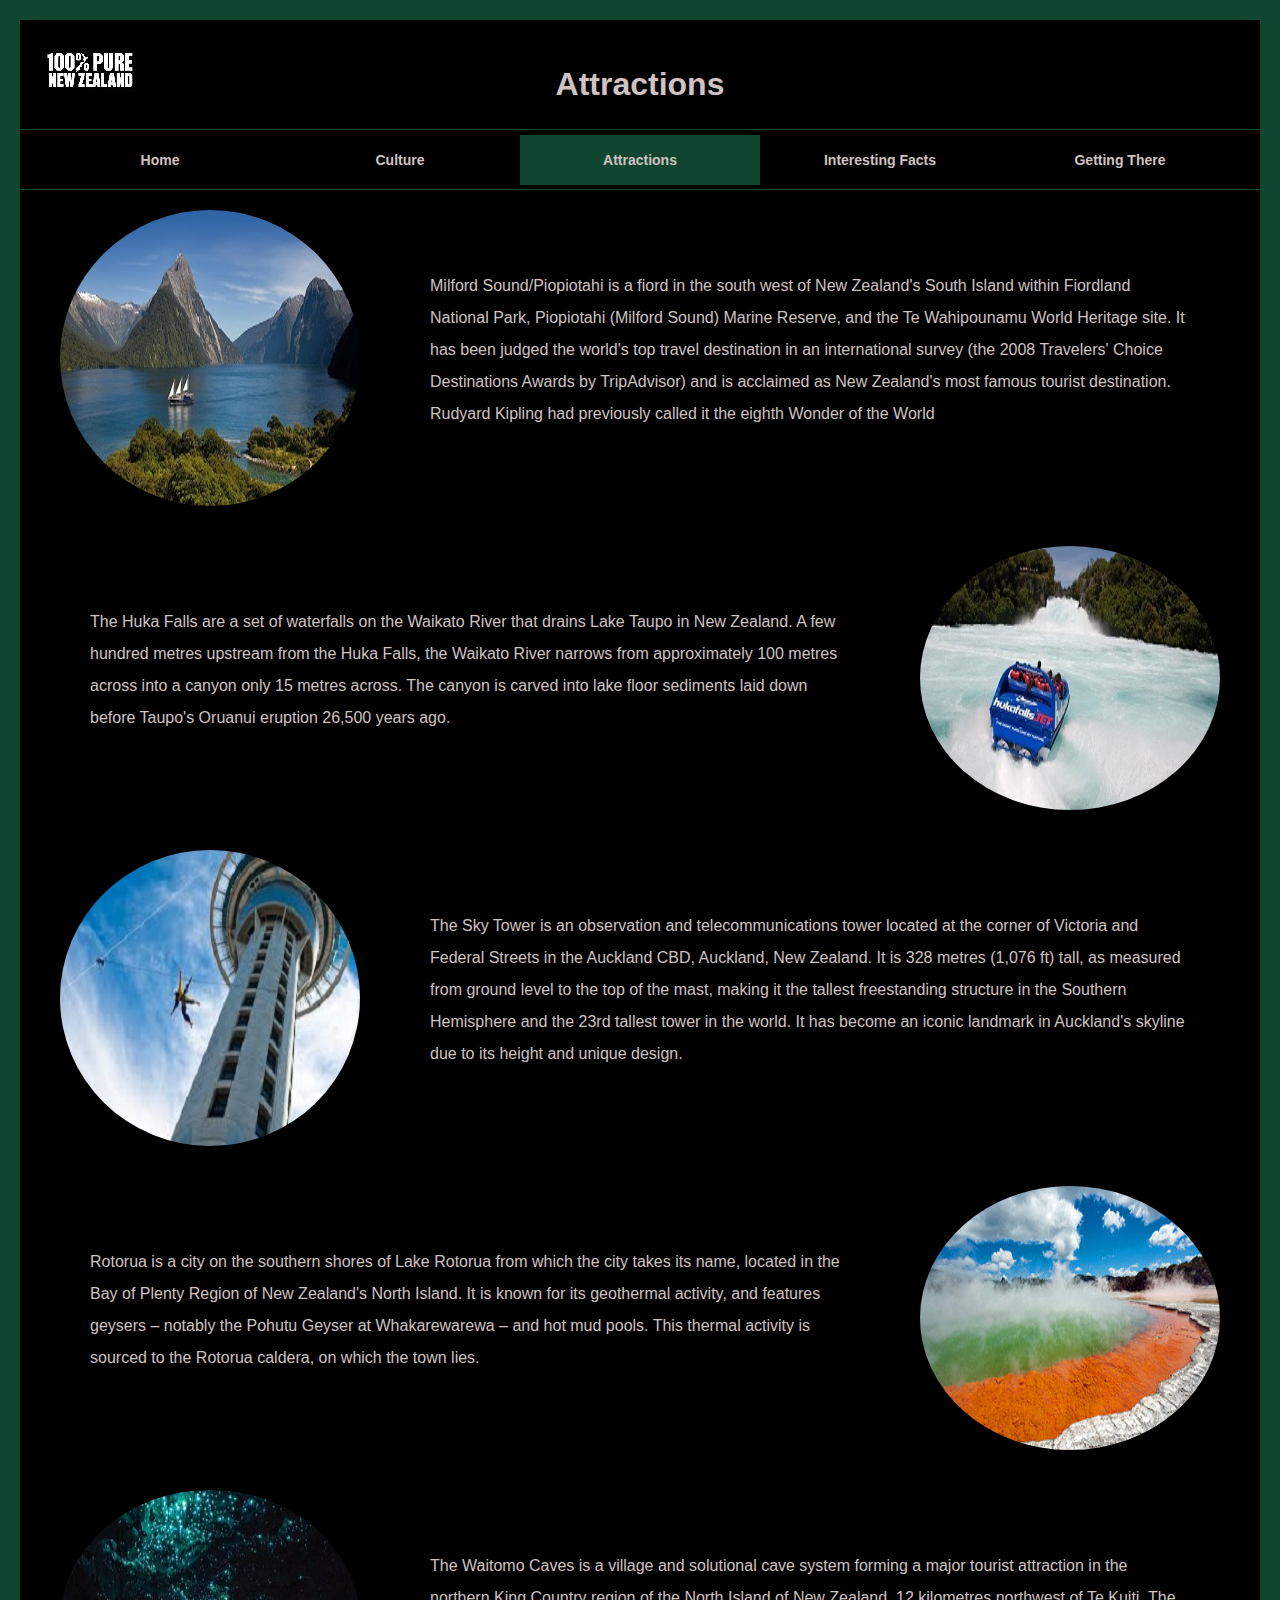
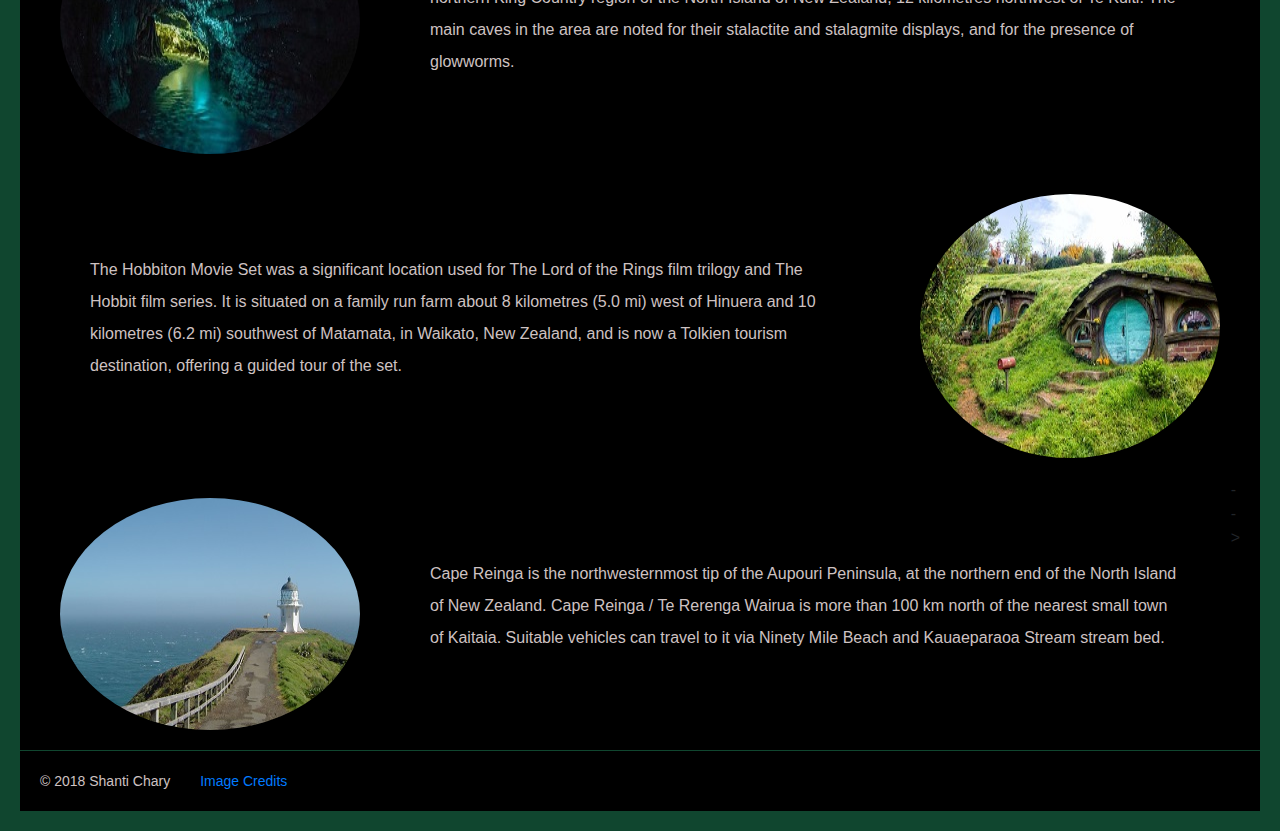
<file: attractions.html>
<!doctype html>
<html>

    <head>
        <!-- Global site tag (gtag.js) - Google Analytics -->
    <script async src="https://www.googletagmanager.com/gtag/js?id=UA-115449630-1"></script>
    <script>
        window.dataLayer = window.dataLayer || [];
        function gtag(){dataLayer.push(arguments);}
        gtag('js', new Date());

        gtag('config', 'UA-115449630-1');
    </script>

        <meta charset="utf-8">
        <link rel="stylesheet" href="./styles/bootstrap-reboot-with-comments.css">
        <link rel="stylesheet" href="styles/style.css">
        <title>Best places to visit in New Zealand, Places to see in New Zealand, Places to go in New Zealand</title>
        <meta name="description" content="New Zealand travel and tourism. Get information on the best places to see and vist in the North and South Island of New Zealand.">
    </head>

    <body>
    <div class="wrapper">

        <div class="header">
            <header>
            <a href="index.html">
                <img src="./images/logo.jpg" alt="New Zeaaland Logo">
            </a> <!-- end of a href -->

            <!-- Main title -->
                <h1 class="sub-title">Attractions</h1>
            </header>
        </div> <!-- end of header -->

        <div class="main-nav">
        <!-- Navigation menu bar -->
            <nav>
                <ul>
                    <li><a href="index.html">Home</a></li>
                    <li><a href="culture.html">Culture</a></li>
                    <li><a class="nav-active" href="attractions.html">Attractions</a></li>
                    <li><a href="facts.html">Interesting Facts</a></li>
                    <li><a href="getting-there.html">Getting There</a></li>
            </ul>
            </nav>
        </div> <!-- end of main-nav -->
        
        <!-- main content -->  
        <div class="attractions-main">
            <div class="attraction">
                <img src="./images/attractions-01.jpg" alt="Milford Sounds, South Island, New Zealand" >
            <p>Milford Sound/Piopiotahi is a fiord in the south west of New Zealand's South Island within Fiordland National Park, Piopiotahi (Milford Sound) Marine Reserve, and the Te Wahipounamu World Heritage site. It has been judged the world's top travel destination in an international survey (the 2008 Travelers' Choice Destinations Awards by TripAdvisor) and is acclaimed as New Zealand's most famous tourist destination. Rudyard Kipling had previously called it the eighth Wonder of the World</p>
            </div>
            <div class="attraction">
            <p>The Huka Falls are a set of waterfalls on the Waikato River that drains Lake Taupo in New Zealand. A few hundred metres upstream from the Huka Falls, the Waikato River narrows from approximately 100 metres across into a canyon only 15 metres across. The canyon is carved into lake floor sediments laid down before Taupo's Oruanui eruption 26,500 years ago.</p>
                <img src="./images/attractions-02.jpg" alt="Huka Falls, North Island, New Zealand" >
            </div>
            <div class="attraction">
                <img src="./images/attractions-03.jpg" alt="Auckland Sky Tower, New Zealand" >
                <p>The Sky Tower is an observation and telecommunications tower located at the corner of Victoria and Federal Streets in the Auckland CBD, Auckland, New Zealand. It is 328 metres (1,076 ft) tall, as measured from ground level to the top of the mast, making it the tallest freestanding structure in the Southern Hemisphere and the 23rd tallest tower in the world. It has become an iconic landmark in Auckland's skyline due to its height and unique design.</p>
            </div>
            <div class="attraction">
                <p>Rotorua is a city on the southern shores of Lake Rotorua from which the city takes its name, located in the Bay of Plenty Region of New Zealand's North Island. It is known for its geothermal activity, and features geysers – notably the Pohutu Geyser at Whakarewarewa – and hot mud pools. This thermal activity is sourced to the Rotorua caldera, on which the town lies.</p>
                <img src="./images/attractions-04.jpg" alt="Rotorua, North Island, New Zealand" >
            </div>
            <div class="attraction">
                <img src="./images/attractions-05.jpg" alt="Waitomo Glow Worm Caves, North Island, New Zealand" >
                <p>The Waitomo Caves is a village and solutional cave system forming a major tourist attraction in the northern King Country region of the North Island of New Zealand, 12 kilometres northwest of Te Kuiti. The main caves in the area are noted for their stalactite and stalagmite displays, and for the presence of glowworms.</p>
            </div>
            <div class="attraction">
                <p>The Hobbiton Movie Set was a significant location used for The Lord of the Rings film trilogy and The Hobbit film series. It is situated on a family run farm about 8 kilometres (5.0 mi) west of Hinuera and 10 kilometres (6.2 mi) southwest of Matamata, in Waikato, New Zealand, and is now a Tolkien tourism destination, offering a guided tour of the set.</p>
                <img src="./images/attractions-06.jpg" alt="Hobbiton, North Island, New Zealand" >
            </div>
            <div class="attraction">
                <img src="./images/attractions-07.jpg" alt="Cape Reinga, North Island, New Zealand" >
                <p>Cape Reinga is the northwesternmost tip of the Aupouri Peninsula, at the northern end of the North Island of New Zealand. Cape Reinga / Te Rerenga Wairua is more than 100 km north of the nearest small town of Kaitaia. Suitable vehicles can travel to it via Ninety Mile Beach and Kauaeparaoa Stream stream bed.</p> -->
            </div>
        </div> <!-- end of attractions-main -->



        <!-- footer -->
        <footer>
            <p>&copy; 2018 Shanti Chary</p>
            <p class="credits"><a href="credits.html">Image Credits</a></p>
    </footer>
    </div> <!-- end of wrapper -->

    </body>
</html>
</file>
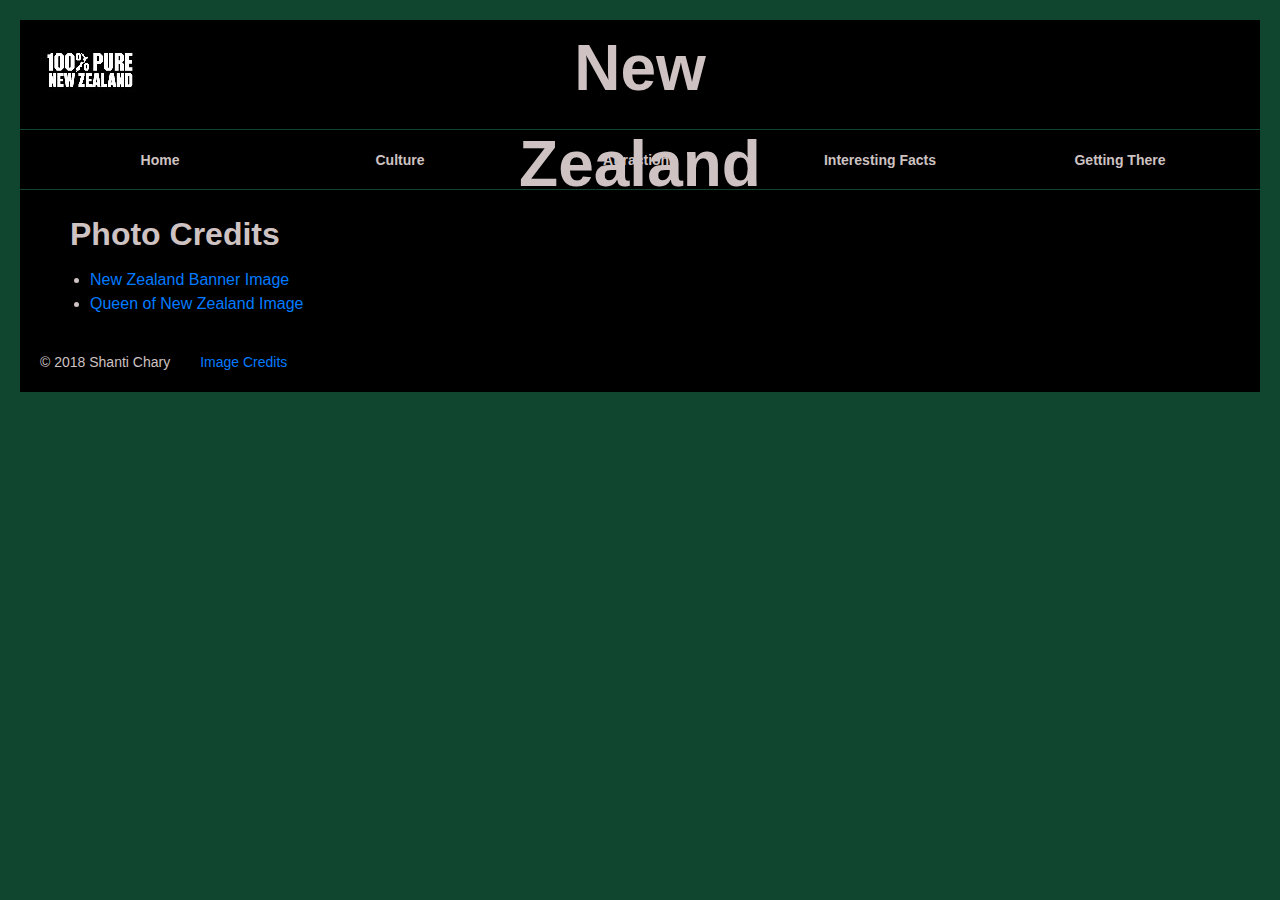
<file: credits.html>
<!doctype html>
<html>

<head>
      <!-- Global site tag (gtag.js) - Google Analytics -->
  <script async src="https://www.googletagmanager.com/gtag/js?id=UA-115449630-1"></script>
  <script>
    window.dataLayer = window.dataLayer || [];
    function gtag(){dataLayer.push(arguments);}
    gtag('js', new Date());

    gtag('config', 'UA-115449630-1');
  </script>

    <meta charset="utf-8">
	<link rel="stylesheet" href="./styles/bootstrap-reboot-with-comments.css">
    <link rel="stylesheet" href="styles/style.css">
    <title>Image Credits - New Zealand</title>
</head>

<body>
<div class="wrapper">

    <div class="header">
        <header>
          <a href="index.html">
              <img src="./images/logo.jpg" alt="New Zeaaland Logo">
          </a> <!-- end of a href -->

	        <!-- Main title -->
	        <h1 class="main-title">New Zealand</h1>
        </header>
    </div> <!-- end of header -->

	<div class="main-nav">
    <!-- Navigation menu bar -->
    <nav>
        <ul>
            <li><a href="index.html">Home</a></li>
            <li><a href="culture.html">Culture</a></li>
            <li><a href="attractions.html">Attractions</a></li>
            <li><a href="facts.html">Interesting Facts</a></li>
            <li><a href="getting-there.html">Getting There</a></li>
        </ul>
    </nav> <!-- end of main-nav -->
   </div>

   <main class="footer-credits">
       <section>
           <article>
               <h1>Photo Credits</h1>
               <ul>
                   <li><a href="https://www.flickr.com/photos/sissonphoto/6254825201">New Zealand Banner Image</a></li>
                   <li><a href="http://monarchy.org.nz/wp-content/uploads/2014/11/Queen-NZ-copyright-owned-by-Royal-Household4.jpg">Queen of New Zealand Image</a></li>
               </ul>
           </article>
       </section>
   </main>

    <!-- footer -->
    <footer>
        <p>&copy; 2018 Shanti Chary</p>
        <p class="credits"><a href="credits.html">Image Credits</a></p>
   </footer>
</div> <!-- end of wrapper -->

</body>
</html>
</file>
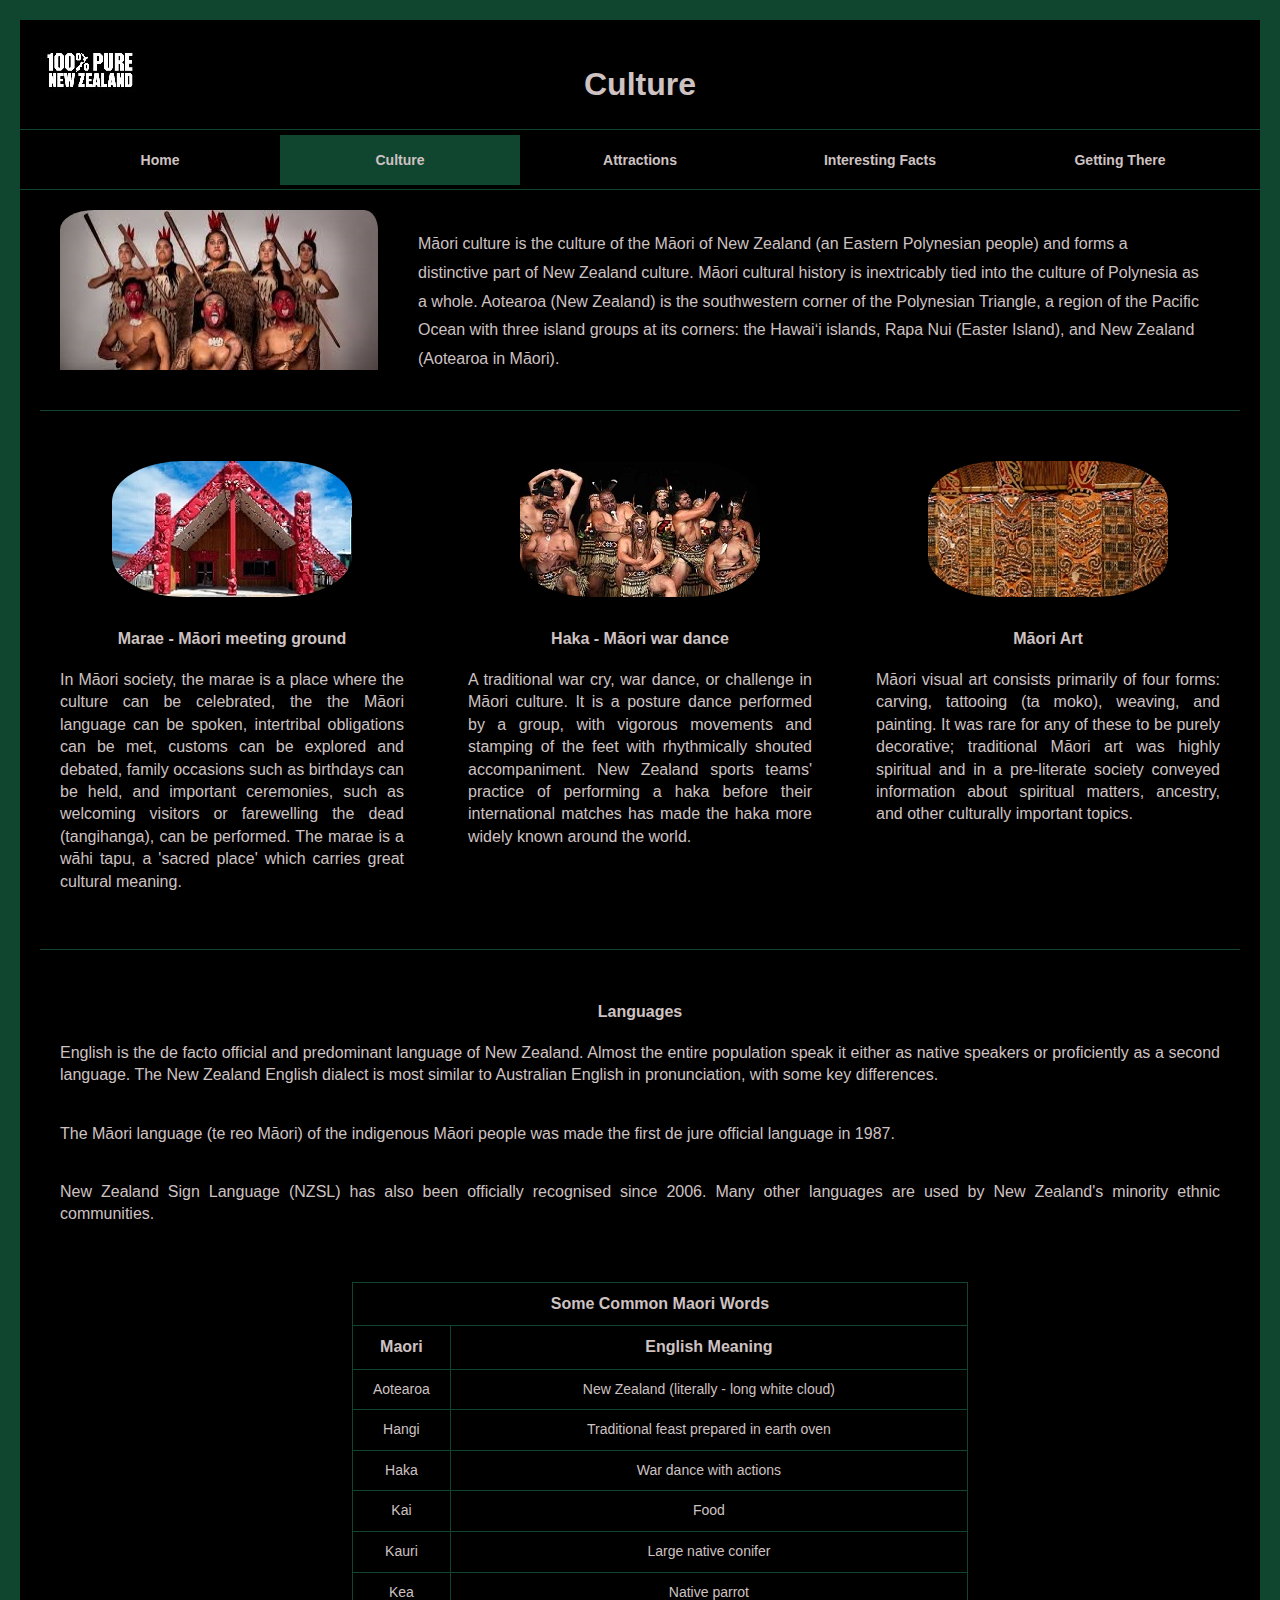
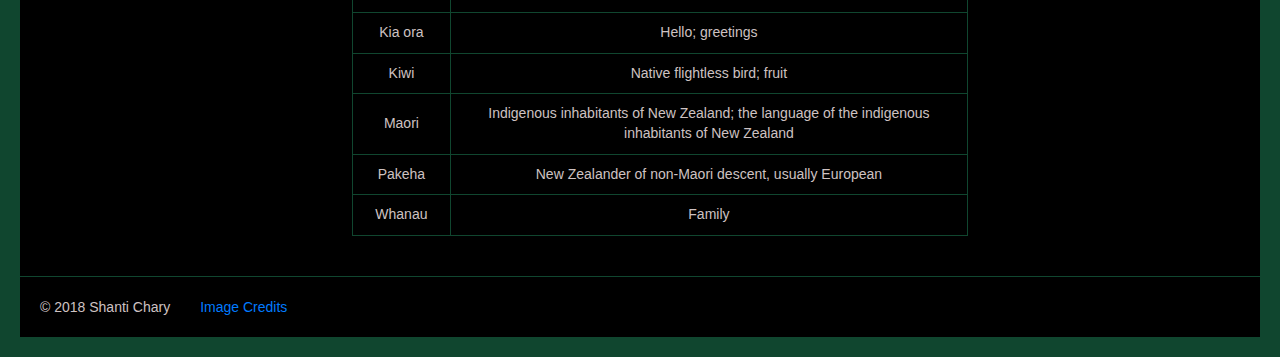
<file: culture.html>
<!doctype html>
<html>

<head>
      <!-- Global site tag (gtag.js) - Google Analytics -->
  <script async src="https://www.googletagmanager.com/gtag/js?id=UA-115449630-1"></script>
  <script>
    window.dataLayer = window.dataLayer || [];
    function gtag(){dataLayer.push(arguments);}
    gtag('js', new Date());

    gtag('config', 'UA-115449630-1');
  </script>

    <meta charset="utf-8">
	<link rel="stylesheet" href="./styles/bootstrap-reboot-with-comments.css">
    <link rel="stylesheet" href="styles/style.css">
    <title>Culture - New Zealand</title>
</head>

<body>
<div class="wrapper">

    <div class="header">
        <header>
        <a href="index.html">
            <img src="./images/logo.jpg" alt="New Zeaaland Logo">
        </a> <!-- end of a href -->

        <!-- Main title -->
            <h1 class="sub-title">Culture</h1>
        </header>
    </div> <!-- end of header -->

    <!-- Navigation menu bar -->
	<div class="main-nav">
    	<nav>
        	<ul>
	            <li><a href="index.html">Home</a></li>
	            <li><a class="nav-active" href="culture.html">Culture</a></li>
	            <li><a href="attractions.html">Attractions</a></li>
	            <li><a href="facts.html">Interesting Facts</a></li>
	            <li><a href="getting-there.html">Getting There</a></li>
      	  </ul>
	    </nav>
  	</div> <!-- end of main-nav -->

<!--main content -->
    <div class="culture-main">
      <div class="culture-banner">
  	       <img src="./images/culture-banner.jpg" alt="Maori People Banner">
           <p>Māori culture is the culture of the Māori of New Zealand (an Eastern Polynesian people) and forms a distinctive part of New Zealand culture. Māori cultural history is inextricably tied into the culture of Polynesia as a whole. Aotearoa (New Zealand) is the southwestern corner of the Polynesian Triangle, a region of the Pacific Ocean with three island groups at its corners: the Hawaiʻi islands, Rapa Nui (Easter Island), and New Zealand (Aotearoa in Māori).</p>
      </div>

      <section class="culture-section">
          <article>
              <figure>
                  <img src="./images/culture-01.jpg" alt="Marae - Maori Meeting Ground Image">
              </figure>
              <h2>Marae - Māori meeting ground</h2>
              <p>In Māori society, the marae is a place where the culture can be celebrated, the the Māori language can be spoken,  intertribal obligations can be met, customs can be explored and debated, family occasions such as birthdays can be held, and important ceremonies, such as welcoming visitors or farewelling the dead (tangihanga), can be performed. The marae is a wāhi tapu, a 'sacred place' which carries great cultural meaning.</p>
          </article>
          <article>
              <figure>
                  <img src="./images/culture-02.jpg" alt="Haka - Maori War Dance Image">
              </figure>
              <h2>Haka - Māori war dance</h2>
              <p>A traditional war cry, war dance, or challenge in Māori culture. It is a posture dance performed by a group, with vigorous movements and stamping of the feet with rhythmically shouted accompaniment. New Zealand sports teams' practice of performing a haka before their international matches has made the haka more widely known around the world. </p>
          </article>
          <article>
              <figure>
                  <img src="./images/culture-03.jpg" alt="Maori Art Image">
              </figure>
              <h2>Māori Art</h2>
              <p>Māori visual art consists primarily of four forms: carving, tattooing (ta moko), weaving, and painting. It was rare for any of these to be purely decorative; traditional Māori art was highly spiritual and in a pre-literate society conveyed information about spiritual matters, ancestry, and other culturally important topics.</p>
          </article><!-- end of article -->
      </section><!-- end of section -->

      <div class="lang-section">
        <div class="lang-para">
          <h2>Languages</h2>
          <p>English is the de facto official and predominant language of New Zealand. Almost the entire population speak it either as native speakers or proficiently as a second language. The New Zealand English dialect is most similar to Australian English in pronunciation, with some key differences.

          <p>The Māori language (te reo Māori) of the indigenous Māori people was made the first de jure official language in 1987.</p>

          <p>New Zealand Sign Language (NZSL) has also been officially recognised since 2006. Many other languages are used by New Zealand's minority ethnic communities.</p>
        </div>

        <!-- Table - Maori words -->
        <div class="table-01">
            <table>
                <thead>
                    <tr>
                        <th colspan="2">Some Common Maori Words</th>
                    </tr>
                </thead>
                <tbody>
                    <tr>
                        <th>Maori</th>
                        <th>English Meaning</th>
                    </tr>
                    <tr>
                        <td>Aotearoa</td>
                        <td>New Zealand (literally - long white cloud)</td>
                    </tr>
                    <tr>
                        <td>Hangi</td>
                        <td>Traditional feast prepared in earth oven</td>
                    </tr>
                    <tr>
                        <td>Haka</td>
                        <td>War dance with actions</td>
                    </tr>
                    <tr>
                        <td>Kai</td>
                        <td>Food</td>
                    </tr>
                    <tr>
                        <td>Kauri</td>
                        <td>Large native conifer</td>
                    </tr>
                    <tr>
                        <td>Kea</td>
                        <td>Native parrot</td>
                    </tr>
                    <tr>
                        <td>Kia ora</td>
                        <td>Hello; greetings</td>
                    </tr>
                    <tr>
                        <td>Kiwi</td>
                        <td>Native flightless bird; fruit</td>
                    </tr>
                    <tr>
                        <td>Maori</td>
                        <td>Indigenous inhabitants of New Zealand; the language of the indigenous inhabitants of New Zealand</td>
                    </tr>
                    <tr>
                        <td>Pakeha</td>
                        <td>New Zealander of non-Maori descent, usually European</td>
                    </tr>
                    <tr>
                        <td>Whanau</td>
                        <td>Family</td>
                    </tr>
            </tbody>
            </table> <!-- end of table -->

        </div> <!-- end of div table-01 -->
      </div> <!-- end of div lang-section -->
    </div> <!-- end of culture-main -->

     <!-- footer -->
     <footer>
         <p>&copy; 2018 Shanti Chary</p>
         <p class="credits"><a href="credits.html">Image Credits</a></p>
    </footer>
</div> <!-- end of wrapper -->

</body>
</html>
</file>
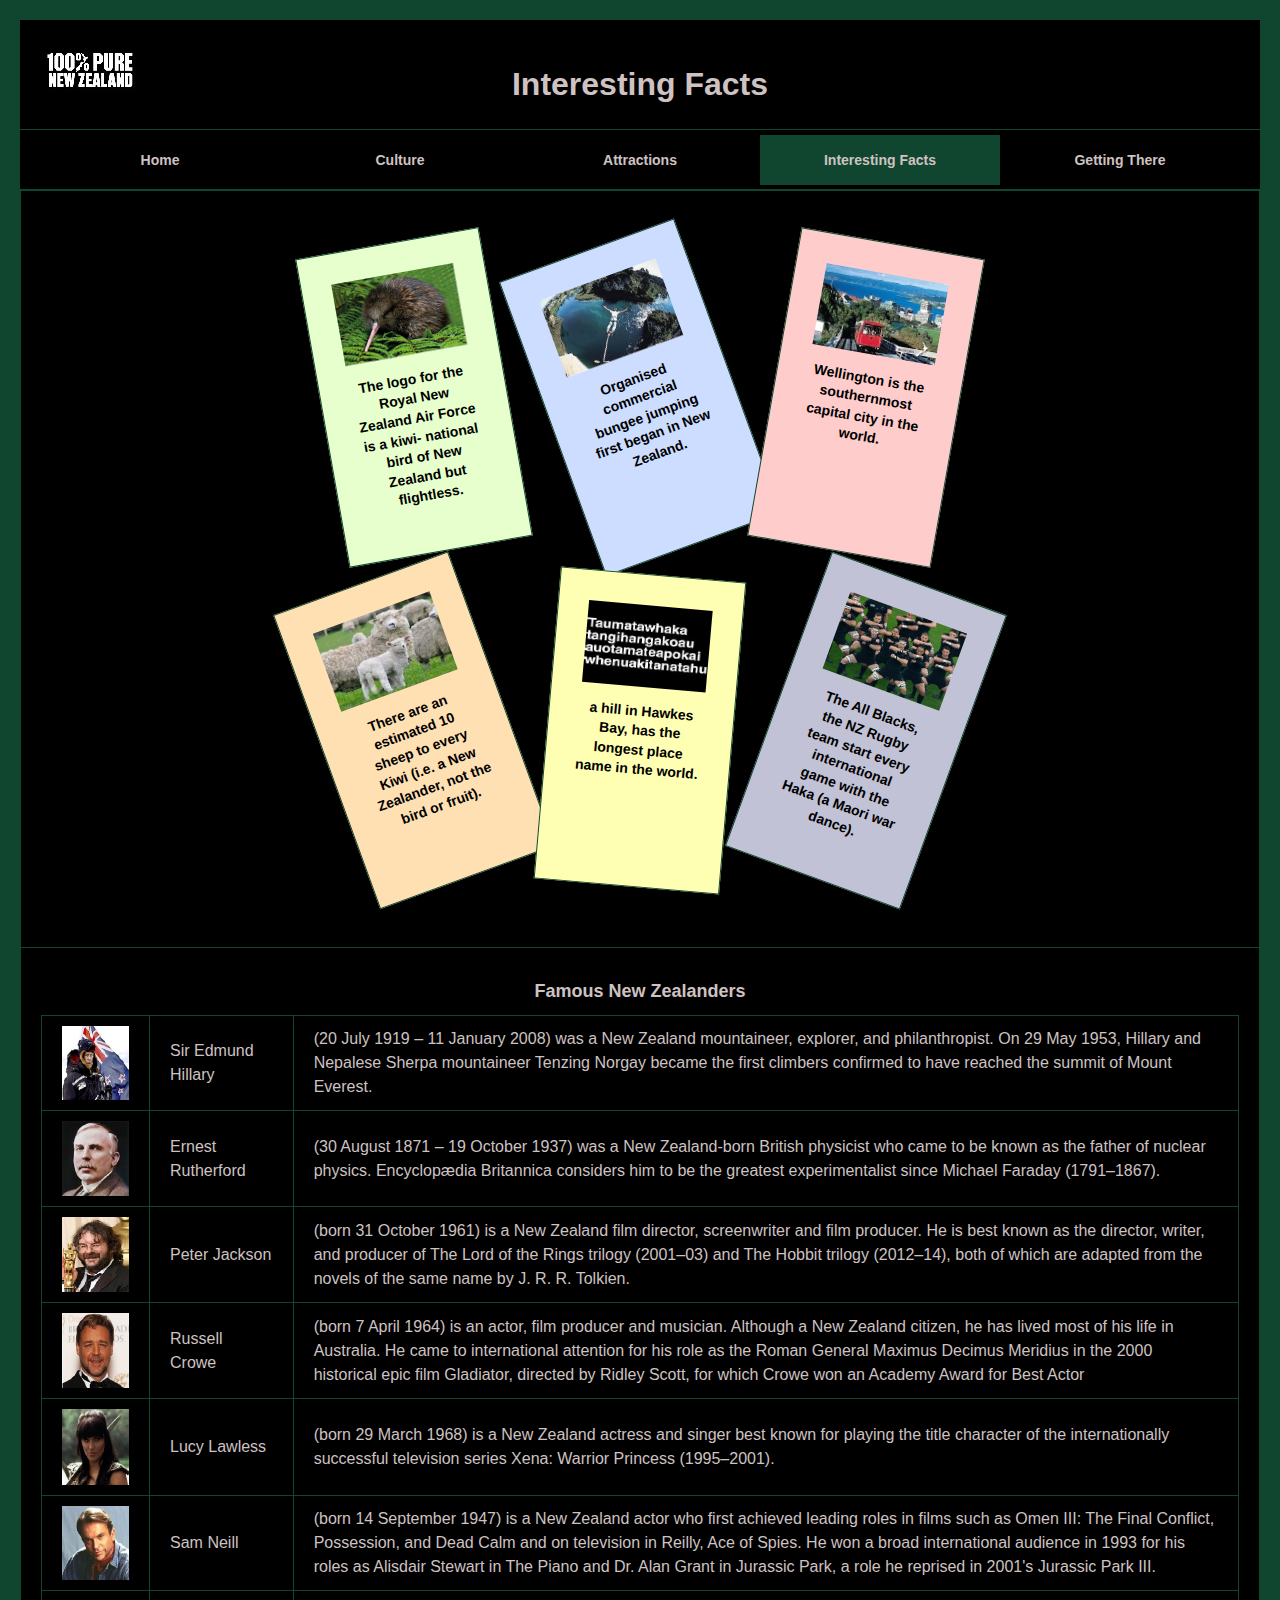
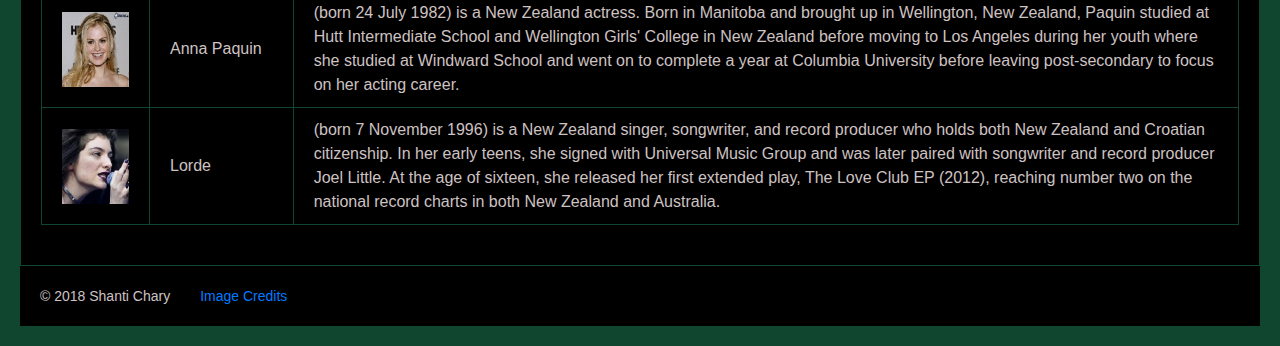
<file: facts.html>
<!doctype html>
<html>

<head>
      <!-- Global site tag (gtag.js) - Google Analytics -->
  <script async src="https://www.googletagmanager.com/gtag/js?id=UA-115449630-1"></script>
  <script>
    window.dataLayer = window.dataLayer || [];
    function gtag(){dataLayer.push(arguments);}
    gtag('js', new Date());

    gtag('config', 'UA-115449630-1');
  </script>

    <meta charset="utf-8">
	<link rel="stylesheet" href="./styles/bootstrap-reboot-with-comments.css">
    <link rel="stylesheet" href="styles/style.css">
    <title>Interesting Facts - New Zealand</title>
</head>

<body>
<div class="wrapper">

    <div class="header">
        <header>
          <a href="index.html">
              <img src="./images/logo.jpg" alt="New Zeaaland Logo">
          </a> <!-- end of a href -->

        <!-- Main title -->
            <h1 class="sub-title">Interesting Facts</h1>
        </header>
    </div> <!-- end of header -->

	<div class="main-nav">
    <!-- Navigation menu bar -->
    	<nav>
        	<ul>
	            <li><a href="index.html">Home</a></li>
	            <li><a href="culture.html">Culture</a></li>
	            <li><a href="attractions.html">Attractions</a></li>
	            <li><a class="nav-active" href="facts.html">Interesting Facts</a></li>
	            <li><a href="getting-there.html">Getting There</a></li>
      	  </ul>
	    </nav>
  	</div> <!-- end of main-nav -->


    <main class="facts-main">
         <section class="facts-row-01">
             <article class="snippet-fact-01">
                 <figure>
                   <img src="./images/fact-01.jpg" alt="Image of Kiwi bird">
                 </figure>
                 <p>The logo for the Royal New Zealand Air Force is a kiwi- national bird of New Zealand but flightless.</p>
             </article>
             <article class="snippet-fact-02">
                 <figure>
                   <img src="./images/fact-02.jpg" alt="Image of Bungee Jumping">
                 </figure>
                 <p>Organised commercial bungee jumping first began in New Zealand.</p>
             </article>
             <article class="snippet-fact-03">
                 <figure>
                   <img src="./images/fact-03.jpg" alt="Image of Wellington">
                 </figure>
                 <p>Wellington is the southernmost capital city in the world.</p>
             </article>
         </section>

         <section class="facts-row-02">
             <article class="snippet-fact-04">
                 <figure>
                   <img src="./images/fact-04.jpg" alt="Image of Sheep">
                 </figure>
                 <p>There are an estimated 10 sheep to every Kiwi (i.e. a New Zealander, not the bird or fruit).</p>
             </article>
             <article class="snippet-fact-05">
                 <figure>
                   <img src="./images/fact-05.jpg" alt="Image of Longest Place Name">
                 </figure>
                 <p>a hill in Hawkes Bay, has the longest place name in the world.</p>
             </article>
             <article class="snippet-fact-06">
                 <figure>
                   <img src="./images/fact-06.jpg" alt="Image of All Blacks NZ Rugby Team">
                 </figure>
                 <p>The All Blacks, the NZ Rugby team start every international game with the Haka (a Maori war dance).</p>
             </article>
         </section>

        <!-- Table - Famous New Zealanders -->
        <div class="table-02">
            <table>
                <thead>
                  <tr> 
                    <th colspan="3">Famous New Zealanders</th>
                  </tr>
                </thead>
                <tbody>
                <tr>
                  <td><img src="./images/fact-07.jpg" alt="Edmund Hillary Image"></td>
                  <td class="col-02">Sir Edmund Hillary</td>
                  <td>(20 July 1919 – 11 January 2008) was a New Zealand mountaineer, explorer, and philanthropist. On 29 May 1953, Hillary and Nepalese Sherpa mountaineer Tenzing Norgay became the first climbers confirmed to have reached the summit of Mount Everest.</td>
                </tr>
                <tr>
                    <td><img src="./images/fact-08.jpg" alt="Ernest Rutherford Image"></td>
                    <td class="col-02">Ernest Rutherford</td>
                    <td>(30 August 1871 – 19 October 1937) was a New Zealand-born British physicist who came to be known as the father of nuclear physics. Encyclopædia Britannica considers him to be the greatest experimentalist since Michael Faraday (1791–1867).</td>
                </tr>
                <tr>
                    <td><img src="./images/fact-09.jpg" alt="Peter Jackson Image"></td>
                    <td class="col-02">Peter Jackson</td>
                    <td>(born 31 October 1961) is a New Zealand film director, screenwriter and film producer. He is best known as the director, writer, and producer of The Lord of the Rings trilogy (2001–03) and The Hobbit trilogy (2012–14), both of which are adapted from the novels of the same name by J. R. R. Tolkien.</td>
                </tr>
                <tr>
                    <td><img src="./images/fact-10.jpg" alt="Russell Crowe Image"></td>
                    <td class="col-02">Russell Crowe</td>
                    <td>(born 7 April 1964) is an actor, film producer and musician. Although a New Zealand citizen, he has lived most of his life in Australia. He came to international attention for his role as the Roman General Maximus Decimus Meridius in the 2000 historical epic film Gladiator, directed by Ridley Scott, for which Crowe won an Academy Award for Best Actor</td>
                </tr>
                <tr>
                    <td><img src="./images/fact-11.jpg" alt="Lucy Lawless Image"></td>
                    <td class="col-02">Lucy Lawless</td>
                    <td>(born 29 March 1968) is a New Zealand actress and singer best known for playing the title character of the internationally successful television series Xena: Warrior Princess (1995–2001).</td>
                </tr>
                <tr>
                    <td><img src="./images/fact-12.jpg" alt="Sam Neill Image"></td>
                    <td class="col-02">Sam Neill</td>
                    <td>(born 14 September 1947) is a New Zealand actor who first achieved leading roles in films such as Omen III: The Final Conflict, Possession, and Dead Calm and on television in Reilly, Ace of Spies. He won a broad international audience in 1993 for his roles as Alisdair Stewart in The Piano and Dr. Alan Grant in Jurassic Park, a role he reprised in 2001's Jurassic Park III.</td>
                </tr>
                <tr>
                    <td><img src="./images/fact-13.jpg" alt="Anna Paqui Image"></td>
                    <td class="col-02">Anna Paquin</td>
                    <td>(born 24 July 1982) is a New Zealand actress. Born in Manitoba and brought up in Wellington, New Zealand, Paquin studied at Hutt Intermediate School and Wellington Girls' College in New Zealand before moving to Los Angeles during her youth where she studied at Windward School and went on to complete a year at Columbia University before leaving post-secondary to focus on her acting career.</td>
                </tr>
                <tr>
                    <td><img src="./images/fact-14.jpg" alt="Lorde Image"></td>
                    <td class="col-02">Lorde</td>
                    <td>(born 7 November 1996) is a New Zealand singer, songwriter, and record producer who holds both New Zealand and Croatian citizenship. In her early teens, she signed with Universal Music Group and was later paired with songwriter and record producer Joel Little. At the age of sixteen, she released her first extended play, The Love Club EP (2012), reaching number two on the national record charts in both New Zealand and Australia.</td>
                </tr>
                </tbody>
                </table>
    	   	</div> <!-- end of table-02 -->
        </main>

          <!-- footer -->
          <footer>
              <p>&copy; 2018 Shanti Chary</p>
              <p class="credits"><a href="credits.html">Image Credits</a></p>
         </footer>
  </div> <!-- end of wrapper -->

</body>
</html>
</file>
<file: styles/style.css>
@charset "utf-8";
/* CSS Document */

/* General Styles */
img {
    max-width: 100%;
    height: auto;
}

html {
    box-sizing: border-box;
  }
  *, *:before, *:after {
    box-sizing: inherit;
  }

/* reset for all */
* {
    margin: 0;
    padding: 0;
}

/* Image Resets */
 img {
      max-width: 100%;
      height: auto;
 }

/* Body Styles */
body {
    margin: 20px;
    padding: 0px;
    background-color: #10462f;
}

/* Wrapper Styles */
.wrapper {
    background-color: black;
}

/* Header Styles */
header {
    height: 110px;
    font-family: 'Trebuchet MS', 'Lucida Sans Unicode', 'Lucida Grande', 'Lucida Sans', Arial, sans-serif;
    font-size: 32px;
    color:rgb(206, 194, 194);
    border-bottom: 1px solid #10462f;
    margin: 0px;
    padding: 0px;
    position: relative;
}

/* Logo Image Styles */
.header a img {
    padding: 0 0 0 20px;
}

header h1 {
    margin: 0px;
}

header a {
    position: absolute;
    padding: 0;
}

/* Title Styles */
.main-title,
.sub-title {
    width: 30%;
    text-align: center;
    position: absolute;
    left: 35%;
}

.sub-title {
	font-size: 32px;
	padding-top: 40px;
}

/* Nav Styles */
.main-nav {
    height: 60px;
    padding: 5px 20px;
    border-bottom: 1px solid #10462f;
}

.main-nav ul {
    margin: 0px;
    padding: 0px;
    list-style: none;
}

.main-nav a {
    font-family: Verdana, Geneva, Tahoma, sans-serif;
    font-size: 14px;
    font-weight: bold;
    color: rgb(206, 194, 194);
    text-decoration: none;
    text-align: center;
    width: 20%;
    line-height: 50px;
    float: left;
    border-right: 1px solid #10462f;
}

.main-nav a:last-child {
  border-right: none;
}

.main-nav a:hover,
.main-nav a:focus,
.main-nav a:active {
    background-color: #10462f;
    color: rgb(206, 194, 194);
}

.main-nav .nav-active {
  color: rgb(206, 194, 194);
  background-color: #10462f;
}

/* Home Page Styles */
.main-content {
  background-image: url('./images/hobbiton-nz.jpg');
  padding: 20px 0px 20px;
  border-bottom: 1px solid #10462f;
}

.home-page-01 img {
  width: 100%;
  height: 720px;
  opacity: 0.75;
  padding: 0 20px;
}

.home-page-01 .tag-line {
    position: absolute;
    top: 40%;
    left: 50%;
    transform: translate(-50%, -50%);
    font-family: cursive;
    font-size: 2em;
    opacity: 0.75;
    margin: 0;
    line-height: 1;
    color: rgb(206, 194, 194);
    text-shadow:3px 3px 4px #000000;
}

.home-section {
  padding-bottom: 30px;
}

.home-section .home-01 {
  margin: 20px;
  padding: 20px;
}

.floating-articles {
  margin: 0 auto;
  display: flex;
  justify-content: center;
}

.home-section .home-02,
.home-section .home-03 {
    width: 30%;
    text-align: center;
}

.home-02 figure {
  margin: auto;
  width: 50%;
  padding: 20px;
}

.home-03 figure {
  margin: auto;
  width: 43%;
  padding: 20px;
}

.home-section .home-01 h2,
.home-section .home-02 h2,
.home-section .home-03 h2 {
  font-family: Verdana, Geneva, Tahoma, sans-serif;
  font-size: 18px;
  color: rgb(206, 194, 194);
  text-align: center;
  padding-top: 10px;
}

.home-section p {
  font-family: Verdana, Geneva, Tahoma, sans-serif;
  font-size: 14px;
  color: rgb(206, 194, 194);
  line-height: 1.6;
}

.home-section .home-02 p,
.home-section .home-03 p {
    text-align: justify;
    padding: 0 50px;
}

/* Culture Page Styles */
.culture-main {
  padding: 20px;
  border-bottom: 1px solid #10462f;
}

.culture-banner {
    display: flex;
    padding: 0 20px 0;
    border-bottom: 1px solid #10462f;
}

.culture-banner img {
  padding: 0 20px 40px 0;
  border-radius: 10%;
}

.culture-banner p {
    font-family: Verdana, Geneva, Tahoma, sans-serif;
    font-size: 16px;
    line-height: 1.8;
    color:rgb(206, 194, 194);
    padding: 20px;
    display: flex;
}

.culture-section {
  display: flex;
  padding-top: 30px;
}

.culture-section article {
	width: 32%;
	padding: 20px;
}

.culture-section article:nth-of-type(2){
    margin: 0 2%;
}

.culture-section article figure {
    margin: 0;
    text-align: center;
}

.culture-section article figure img {
    border-radius: 30%;
}

.culture-section article h2,
.lang-para h2,
.table-01 th {
	  font-family: Verdana, Geneva, Tahoma, sans-serif;
    font-size: 1em;
    font-weight: bold;
    padding: 30px 20px 10px;
    color: rgb(206, 194, 194);
    text-align: center;
}

.culture-section article p,
.lang-para p {
    font-family: Verdana, Geneva, Tahoma, sans-serif;
    font-size: 1em;
    font-weight: normal;
    line-height: 1.4;
    color: rgb(206, 194, 194);
    text-align: justify;
    padding-bottom: 20px;
}

.lang-section {
	padding: 20px;
  border-top: 1px solid #10462f;
}

.table-01 {
    font-family: Verdana, Geneva, Tahoma, sans-serif;
    font-size: 16px;
    width: 60%;
    margin: auto;
    text-align: center;
    line-height: 1.4;
    padding: 20px 20px 0px 60px;
}

.table-01 th, td {
    color: rgb(206, 194, 194);
    border: 1px solid #10462f;
    padding: 10px 20px;
}

.table-01 td {
  font-size: 14px;
}

/* Attractions Page Styles */
.attractions-main {
  border-bottom: 1px solid #10462f;
}

.attractions-main img {
  border-radius: 50%;
  padding: 20px;
}

.attractions-main p {
  font-family: Verdana, Geneva, Tahoma, sans-serif;
  font-size: 16px;
  line-height: 2;
  color: rgb(206, 194, 194);
  padding: 80px 50px;
}

.attraction {
  display: flex;
  padding: 0 20px;
}

/* Interesting Facts Page Styles */
.facts-main {
    padding: 50px 0px 20px;
    border: 1px solid #10462f;
}

.facts-row-01,
.facts-row-02 {
  display: flex;
  padding-bottom: 10px;
  text-align: center;
  justify-content: center;
}

.snippet-fact-01,
.snippet-fact-02,
.snippet-fact-03,
.snippet-fact-04,
.snippet-fact-05,
.snippet-fact-06 {
    width: 15%;
    margin: 0 20px 10px;
	  padding: 30px;
	  border: 1px solid #10462f;
}

.snippet-fact-01{
  background-color: #e6ffcc;
  transform: rotate(-10deg);
}
.snippet-fact-02 {
  background-color: #ccddff;
  transform: rotate(-20deg);
}
.snippet-fact-03 {
  background-color: #ffcccc;
  transform: rotate(10deg);
}
.snippet-fact-04{
  background-color: #ffe0b3;
  transform: rotate(-20deg);
}
.snippet-fact-05 {
  background-color: #ffffb3;
  transform: rotate(5deg);
}
.snippet-fact-06 {
  background-color: #c2c2d6;
  transform: rotate(20deg);
}

.facts-row-01 figure,
.facts-row-02 figure {
    margin: 0 auto;
    text-align: center;
    padding-bottom: 15px;
}

.facts-row-02 {
  padding: 0 0 50px 0;
  border-bottom: 1px solid #10462f;
}

.facts-main p {
	  font-family: Verdana, Geneva, Tahoma, sans-serif;
    font-size: 14px;
    font-weight: bold;
    line-height: 1.4;
    color: #000;
    text-align: center;
}

.table-02 {
  padding: 20px;
}

.table-02 th {
    text-align: center;
}

.table-02 .col-02 {
  width: 12%;
}

.table-02 th {
  font-family: Verdana, Geneva, Tahoma, sans-serif;
  font-size: 18px;
  color: rgb(206, 194, 194);
  border: none;
  padding: 10px 20px;
}

.table-02 td {
    color: rgb(206, 194, 194);
    border: 1px solid #10462f;
    padding: 10px 20px;
}

/* Getting There Page Styles */
.gt-content {
  background-image: url('./images/aerial.jpg');
  padding: 20px;
  border: 1px solid #10462f;
}

.gt-page {
  position: relative;
}

.gt-main section article p {
  position: absolute;
  width: 30%;
  top: 35%;
  left: 20%;
  transform: translate(-50%, -50%);
  font-family: Verdana, Geneva, Tahoma, sans-serif;
  font-size: 18px;
  opacity: 0.75;
  margin: 0;
  line-height: 1.7;
  color: rgb(206, 194, 194);
}

.gt-main section article figure {
  position: absolute;
  width: 30%;
  top: 98%;
  left: 80%;
  transform: translate(-50%, -50%);
}

/* Footer Styles */
footer {
    height: 60px;
    font-size: 14px;
    display: flex;
    padding-left: 20px;
}

footer p {
   color: rgb(206, 194, 194);
    line-height: 60px;
    margin: 0;
}

footer .credits {
    color: rgb(206, 194, 194);
    margin-right: auto;
    margin-left: 30px;
}

.footer-credits h1 {
  color: rgb(206, 194, 194);
  margin: 20px auto 10px 50px;
}

.footer-credits ul {
  color:rgb(206, 194, 194);
  margin-right: auto;
  margin-left: 70px;
}

/* clear fix code */
.group:after {
	content:"";
	display: table;
	clear: both;
}
</file>
